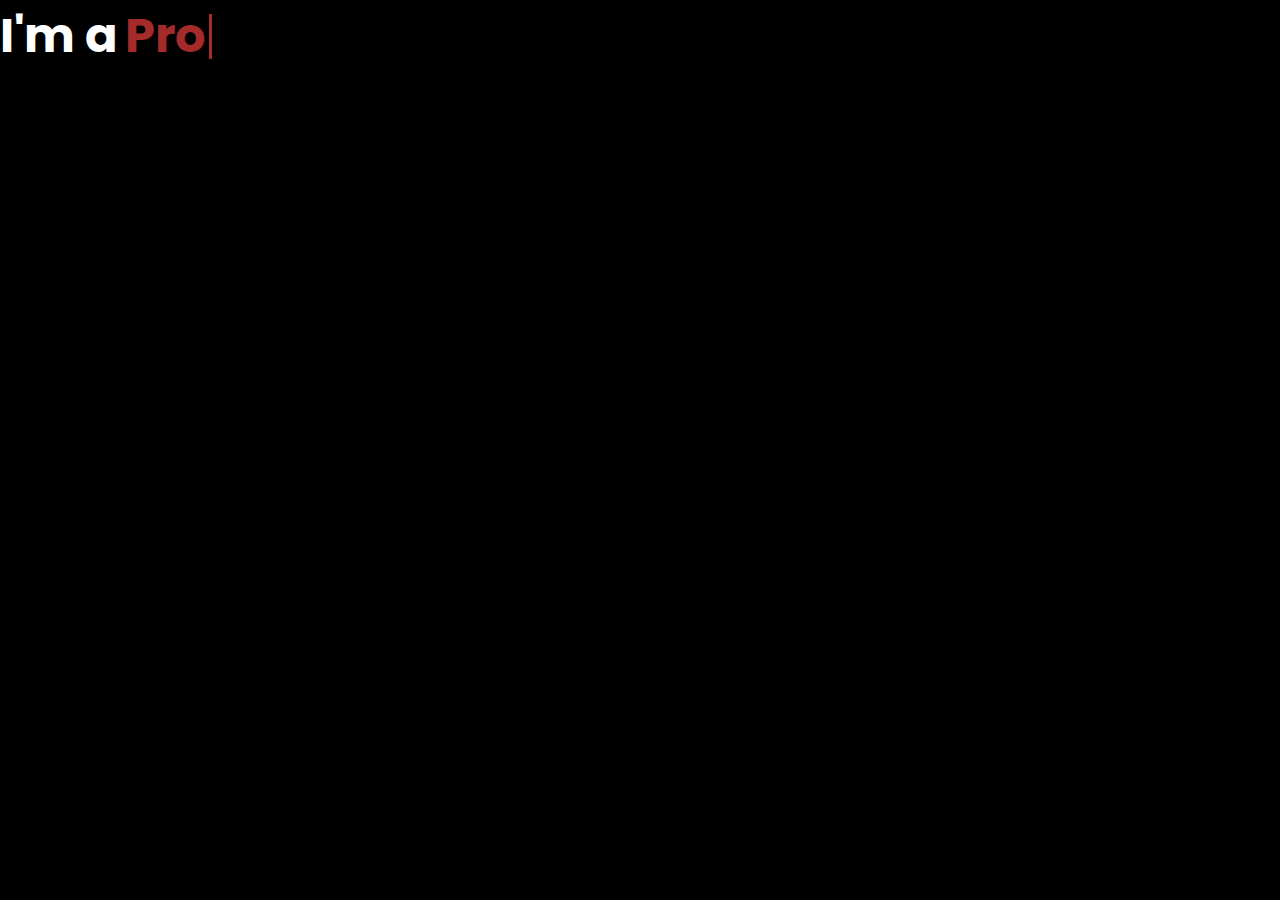
<file: Auto typing/index.html>
<!DOCTYPE html>
<html lang="en">
<head>
  <meta charset="UTF-8">
  <meta name="viewport" content="width=device-width, initial-scale=1.0">
  <title>Auto typing</title>
  <link rel="stylesheet" href="style.css">
  <script src="script.js" defer ></script>
</head>
<body>
  <h1>I'm a <span></span></h1>
  <!-- <h1>I'm a <span></span></h1>
  <h1>I'm a <span></span></h1> -->
</body>
</html>
</file>
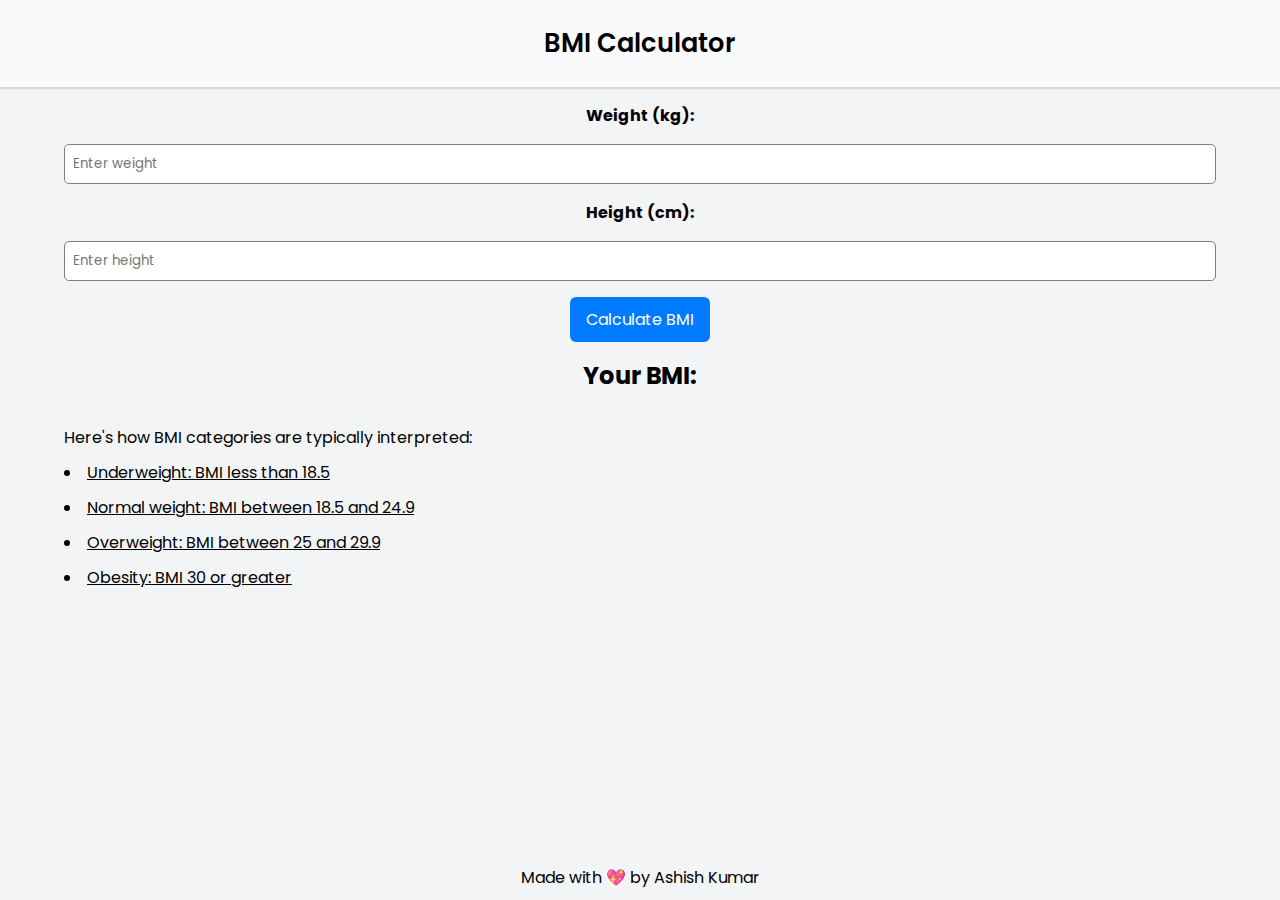
<file: BMI Calculator/index.html>
<!DOCTYPE html>
<html lang="en">

<head>
  <meta charset="UTF-8">
  <meta name="viewport" content="width=device-width, initial-scale=1.0">
  <title>BMI Calculator</title>
  <link rel="stylesheet" href="style.css">
  <script src="script.js" defer></script>
</head>

<body>
  <nav id="navbar">
    <h1>BMI Calculator</h1>
  </nav>

  <div class="bmi-container">
    <label for="weight">Weight (kg):</label>
    <input type="number" name="weight" id="weight" placeholder="Enter weight" min="10">

    <label for="height">Height (cm):</label>
    <input type="number" name="height" id="height" placeholder="Enter height" min="10">

    <button id="primary-btn">Calculate BMI</button>

    <h2>Your BMI:</h2>

    <span class="value"></span>

    <ul class="bmi-category-list">
      Here's how BMI categories are typically interpreted:
      <li class="bmi-category-list-item">Underweight: BMI less than 18.5</li>
      <li class="bmi-category-list-item">Normal weight: BMI between 18.5 and 24.9</li>
      <li class="bmi-category-list-item">Overweight: BMI between 25 and 29.9</li>
      <li class="bmi-category-list-item">Obesity: BMI 30 or greater</li>
    </ul>
  </div>

  <footer>Made with 💖 by Ashish Kumar</footer>
</body>

</html>
</file>
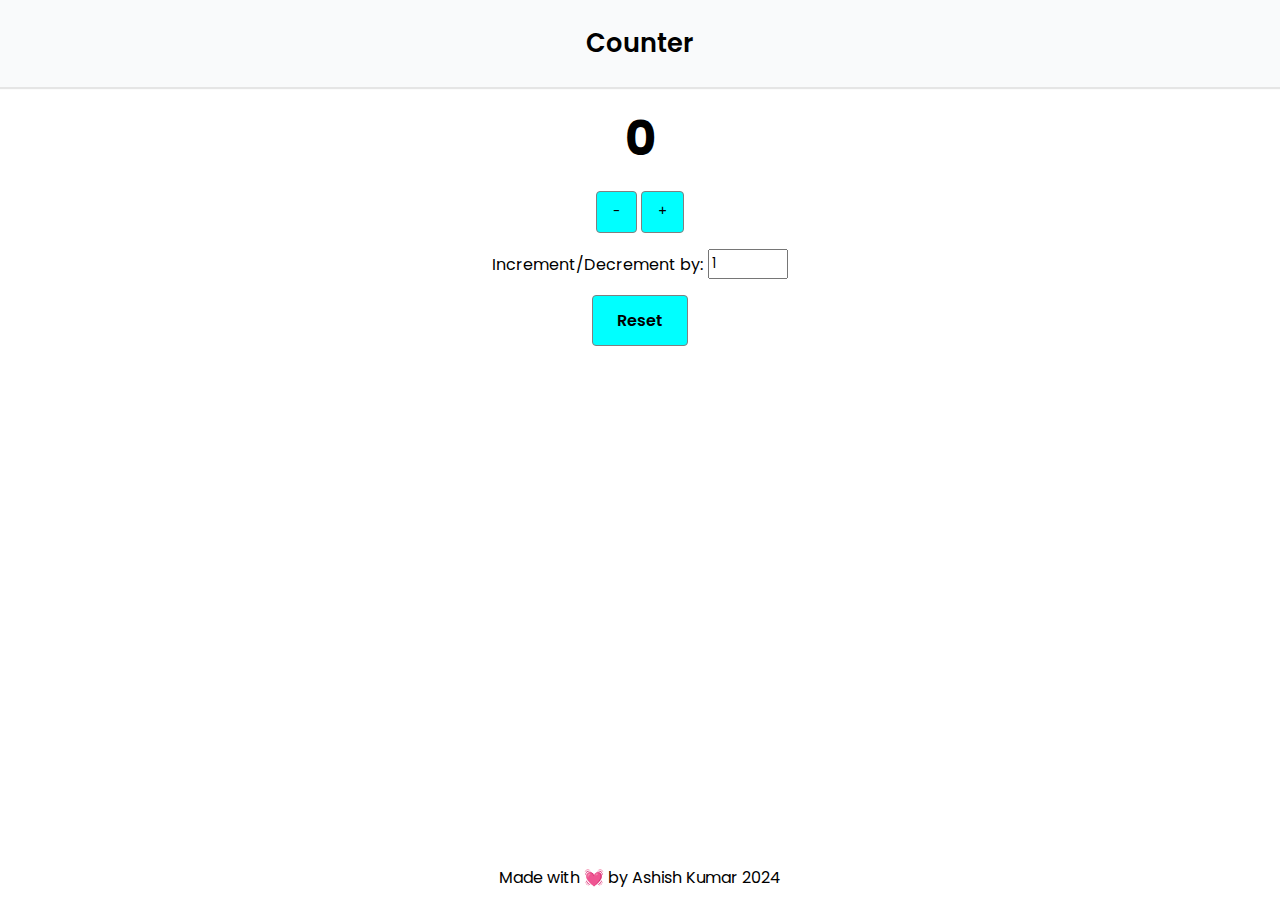
<file: Counter App/index.html>
<!DOCTYPE html>
<html lang="en">

<head>
  <meta charset="UTF-8">
  <meta name="viewport" content="width=device-width, initial-scale=1.0">
  <title>Counter App</title>
  <link rel="stylesheet" href="style.css">
  <script src="script.js" defer></script>
</head>

<body>
  <nav id="navbar">
    <h1>Counter</h1>
  </nav>

  <div class="counter-container">
    <span class="counter-value">0</span>

    <div class="btns">
      <button class="btn action-btn">-</button>
      <button class="btn action-btn">+</button>
    </div>

    <div class="value-decider">
      <label for="number">Increment/Decrement by: </label>
      <input type="number" name="number" id="number" min="1" max="10" value="1">
    </div>
    <button class="reset btn">Reset</button>
  </div>

  <footer>Made with 💓 by Ashish Kumar 2024</footer>
</body>

</html>
</file>
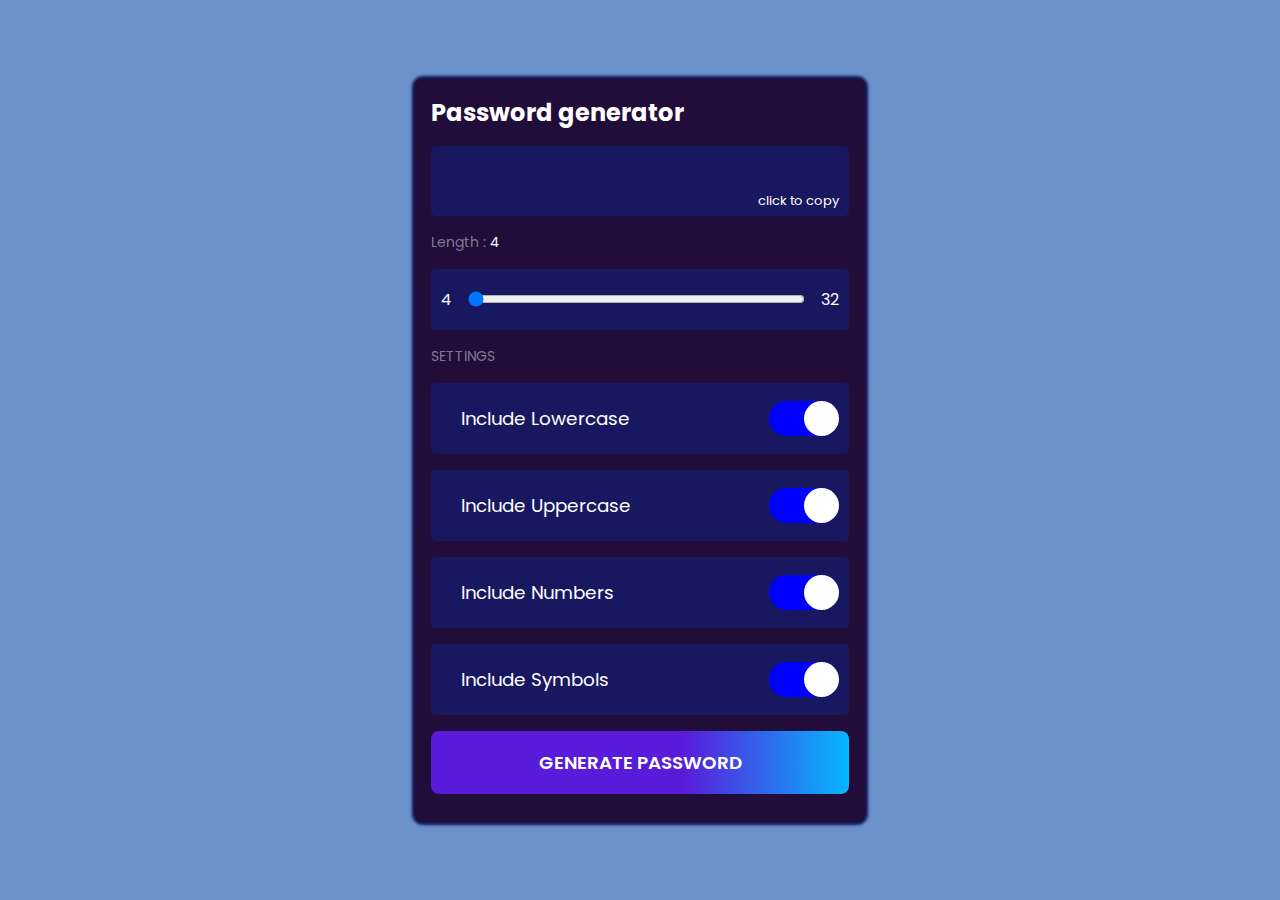
<file: Password generator/index.html>
<!DOCTYPE html>
<html lang="en">

<head>
  <meta charset="UTF-8">
  <meta name="viewport" content="width=device-width, initial-scale=1.0">
  <title>password generator</title>
  <link rel="stylesheet" href="style.css">
  <script src="script.js" defer></script>
</head>

<body>
  <div class="pass-container">
    <h2 class="title">Password generator</h2>

    <div class="value-box box">
      <div class="value">
      </div>
      <span class="copy">click to copy</span>
    </div>

    <span class="length">Length : <span class="length-value"></span></span>

    <div class="range-box box">
      <label for="range">4</label>
      <input type="range" name="pass-length" id="range" min="4" max="32" value="4">
      <label for="range">32</label>
    </div>

    <span class="setting">settings</span>

    <div class="option-box box">
      <span class="option-title">Include lowercase</span>
      <div class="option off on">
        <div class="circle on"></div>
      </div>
    </div>

    <div class="option-box box">
      <span class="option-title">Include uppercase</span>
      <div class="option off on">
        <div class="circle on"></div>
      </div>
    </div>

    <div class="option-box box">
      <span class="option-title">Include numbers</span>
      <div class="option off on">
        <div class="circle on"></div>
      </div>
    </div>

    <div class="option-box box">
      <span class="option-title">Include symbols</span>
      <div class="option off on">
        <div class="circle on"></div>
      </div>
    </div>

    <button class="generate-pass">generate password</button>
  </div>
</body>

</html>
</file>
<file: Auto typing/style.css>
@import url(https://fonts.googleapis.com/css?family=Poppins:100,100italic,200,200italic,300,300italic,regular,italic,500,500italic,600,600italic,700,700italic,800,800italic,900,900italic);

*,
*::after,
*::before{
  margin: 0;
  padding: 0;
  box-sizing: border-box;
  font-family: 'Poppins', sans-serif;
}

body{
  height: 100vh;
  width: 100vw;
  background-color: #000;
  color: #fff;
}

h1{
  font-size: 3rem;
  display: flex;
  align-items: center;
}

h1 span {
  color: brown;
  display: inline-flex;
  align-items: center;
  margin-left: 8px;
}

h1 span::after{
  content: "";
  width: 3px;
  height: 45px;
  background-color: brown;
  display: inline-block;
  margin-left: 4px;
}
</file>
<file: BMI Calculator/style.css>
@import url(https://fonts.googleapis.com/css?family=Poppins:100,100italic,200,200italic,300,300italic,regular,italic,500,500italic,600,600italic,700,700italic,800,800italic,900,900italic);

*,
*::after,
*::before{
  margin: 0;
  padding: 0;
  box-sizing: border-box;
  font-family: 'Poppins', sans-serif;
}

body{
  height: 100vh;
  width: 100vw;
  background-color: #f3f4f6;
}

#navbar{
  width: 100%;
  text-align: center;
  padding: 1.5rem 0;
  background-color: #f9fafb;
  box-shadow: 0 1px 1px 1px rgba(0 0 0 / 0.1);
}

#navbar h1{
  font-size: 1.6rem;
  font-weight: 600;
}

.bmi-container{
  width: 100%;
  display: flex;
  flex-direction: column;
  align-items: center;
  margin-top: 1rem;
  gap: 1rem;
}

.bmi-container label{
  font-weight: 700;
}

.bmi-container input{
  width: 90%;
  height: 40px;
  border-radius: 5px;
  padding: 0 8px;
  border: 1px solid gray;
}

.bmi-container #primary-btn{
  background-color: #007bff;
  border-radius: 6px;
  text-align: center;
  color: #fff;
  padding: 10px 16px;
  outline: none;
  border: none;
  cursor: pointer;
  font-size: 1rem;
}

#primary-btn:focus{
  border: 1px solid black;
}

.value{
  font-size: 1.5rem;
  font-weight: 700;
}

.bmi-container .bmi-category-list{
  width: 90%;
  display: flex;
  flex-direction: column;
  gap: 10px;
}

.bmi-category-list .bmi-category-list-item{
  text-decoration: underline;
  list-style: inside;
}

footer{
  width: 100%;
  text-align: center;
  position: absolute;
  bottom: 10px;
}
</file>
<file: Counter App/style.css>
@import url(https://fonts.googleapis.com/css?family=Poppins:100,100italic,200,200italic,300,300italic,regular,italic,500,500italic,600,600italic,700,700italic,800,800italic,900,900italic);

*,
*::after,
*::before{
  margin: 0;
  padding: 0;
  box-sizing: border-box;
  font-family: 'Poppins', sans-serif;
}

body{
  height: 100vh;
  width: 100vw;
}

#navbar{
  width: 100%;
  text-align: center;
  padding: 1.5rem 0;
  background-color: #f9fafb;
  box-shadow: 0 1px 1px 1px rgba(0 0 0 / 0.1);
}

#navbar h1{
  font-size: 1.6rem;
  font-weight: 600;
}

.counter-container{
  display: flex;
  flex-direction: column;
  justify-content: center;
  align-items: center;
}

.counter-container .btns{
  display: flex;
  justify-content: center;
  align-items: center;
  gap: .25rem;
}

.btn{
  background-color: #0ff;
  border: 1px solid gray;
  display: flex;
  justify-content: center;
  align-items: center;
  border-radius: 4px;
}

.counter-container .counter-value{
  font-size: 3rem;
  font-weight: 700;
  padding: 1rem;
}

.btns .action-btn{
  padding: 10px 1rem;
}

.counter-container .value-decider{
  display: flex;
  justify-content: center;
  align-items: center;
  margin: 1rem 0;
  gap: 5px;
}

.counter-container .value-decider input{
  width: 5rem;
  padding-left: 2px;
  padding-right: 4px;
  height: 30px;
}

.reset{
  padding: .75rem 1.5rem;
  font-size: 1rem;
  font-weight: 600;
}

footer{
  width: 100%;
  text-align: center;
  position: absolute;
  bottom: 10px;
}

@media screen and (max-width : 328px) {
  .counter-container .value-decider{
    flex-direction: column;
  }

  .counter-container .value-decider label{
    font-size: 14px;
  }
}
</file>
<file: Password generator/style.css>
@import url(https://fonts.googleapis.com/css?family=Poppins:100,100italic,200,200italic,300,300italic,regular,italic,500,500italic,600,600italic,700,700italic,800,800italic,900,900italic);

*,
*::after,
*::before {
  margin: 0;
  padding: 0;
  box-sizing: border-box;
  font-family: "Poppins", sans-serif;
}

body {
  height: 100vh;
  width: 100vw;
  background-color: #6c92cc;
  display: flex;
  justify-content: center;
  align-items: center;
}

.pass-container {
  padding: 1rem;
  background-color: rgb(33, 12, 58);
  color: #fff;
  border-radius: 8px;
  box-shadow: 0 0 3px 3px rgb(18, 18, 83);
  display: flex;
  flex-direction: column;
  gap: 1rem;
  width: 450px;
}

.box {
  width: 100%;
  background-color: rgb(24, 24, 96);
  border-radius: 5px;
  padding: 18px 0;
}

.value-box {
  display: flex;
  flex-direction: column;
  align-items: center;
  justify-content: center;
  position: relative;
  height: 70px;
}

.value-box .value {
  width: 100%;
  text-align: center;
  font-size: 1.15rem;
}

.value-box .copy {
  position: absolute;
  right: 10px;
  bottom: 5px;
  font-size: 13px;
  cursor: pointer;
  font-weight: normal;
}

.value-box .copy:hover {
  text-decoration: underline;
}

.length {
  color: rgba(255, 255, 255, 0.456);
  font-size: 14px;
}

.length .length-value {
  color: #fff;
}

.range-box {
  display: flex;
  justify-content: center;
  align-items: center;
  gap: 1rem;
  padding: 18px 10px;
}

.range-box input {
  width: 100%;
}

.setting {
  text-transform: uppercase;
  color: rgba(255, 255, 255, 0.456);
  font-size: 14px;
}

.option-box {
  display: flex;
  justify-content: space-between;
  align-items: center;
  padding: 18px 10px;
}

.option-title {
  text-transform: capitalize;
  margin-left: 1.25rem;
  font-size: 1.15rem;
}

.option.off {
  width: 70px;
  background-color: rgb(83, 83, 212);
  height: 35px;
  border-radius: 50px;
  position: relative;
  padding-left: 1px;
  cursor: pointer;
}

.option .circle {
  position: absolute;
  left: 0;
  height: 100%;
  width: 50%;
  border-radius: 50%;
  background-color: #fff;
  cursor: pointer;
  transition: left 0.3s ease-in-out;
}

.option.on{
  background-color: blue;
}

.option.on .circle.on{
  left: 50%;
}

.generate-pass{
  width: 100%;
  padding: 18px 0;
  border-radius: 8px;
  outline: none;
  border: none;
  text-transform: uppercase;
  font-size: 1.15rem;
  font-weight: 600;
  color: #fff;
  background: linear-gradient(to right, #591bda 60%,#06b7ff);
  cursor: pointer;
  margin-bottom: .75rem;
}

@media screen and (max-width : 428px) {
  .pass-container{
    width: 90%;
  }

  .value-box .value{
    font-size: .75rem;
    overflow: auto;
    width: 80%;
  }

  .option-title{
    margin-left: 0;
    font-size: .95rem;
  }

  .option.off{
    width: 40px;
    height: 22px;
  }

  .generate-pass{
    font-size: 1rem;
  }
}
</file>
